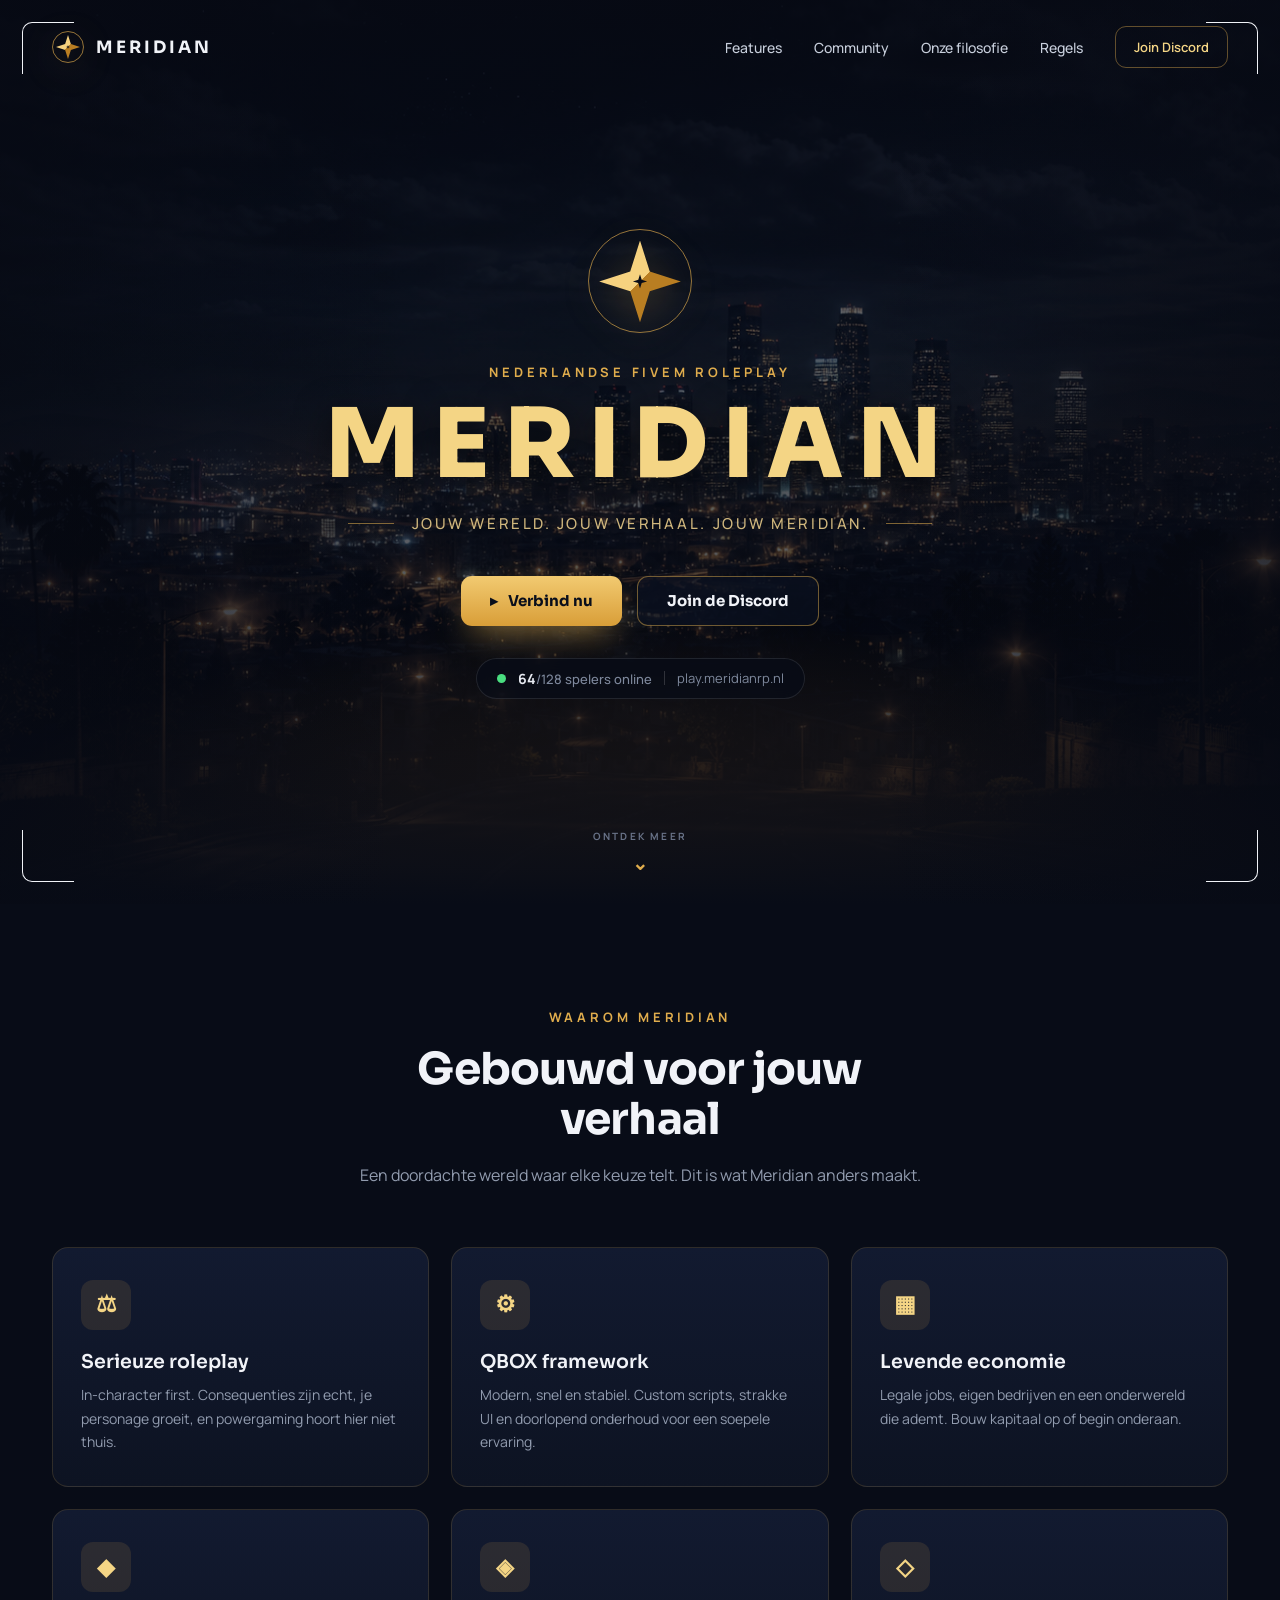
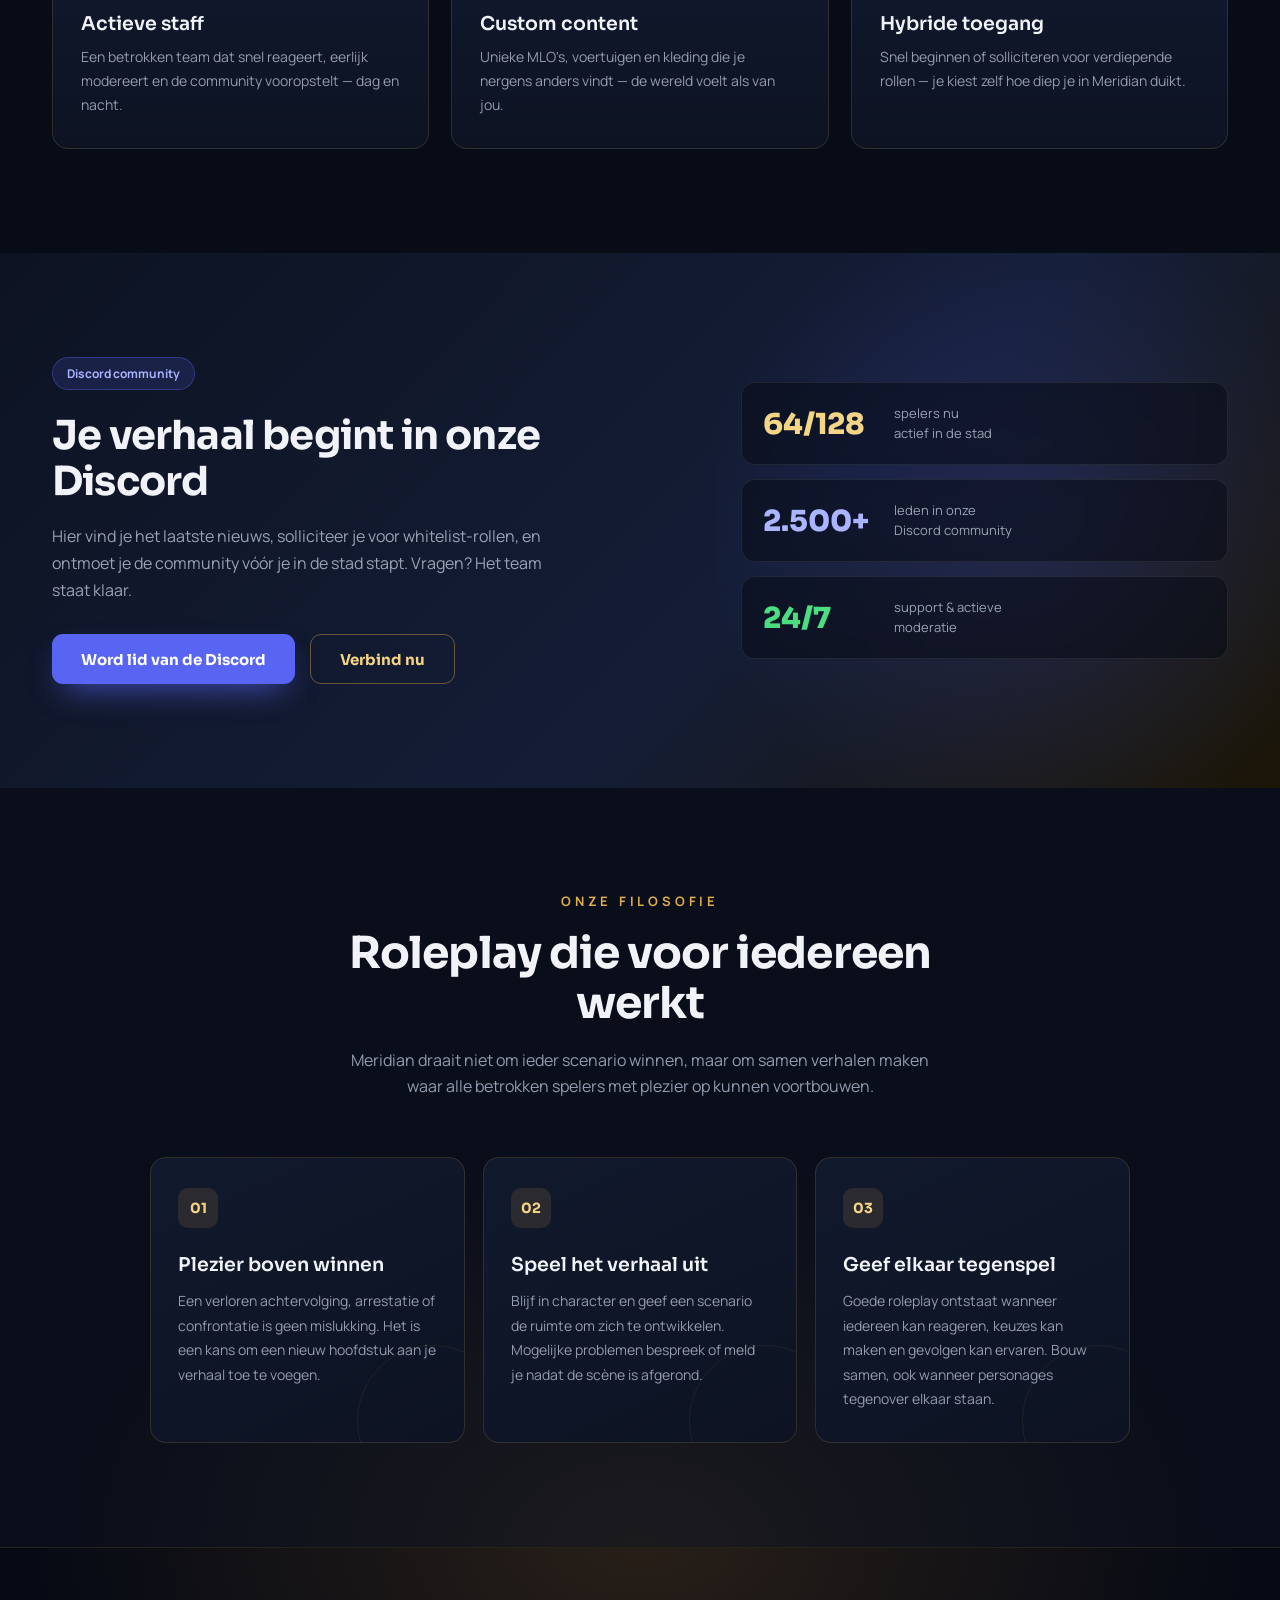
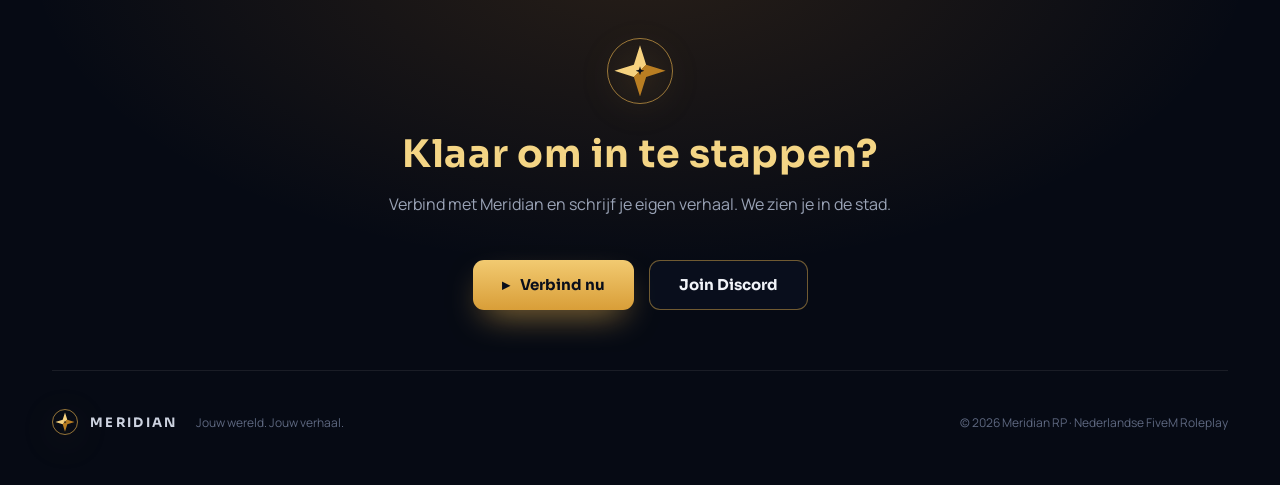
<file: index.html>
<!doctype html>
<html lang="nl">
<head>
  <meta charset="UTF-8">
  <meta name="viewport" content="width=device-width, initial-scale=1.0">
  <meta name="description" content="Meridian RP — Nederlandse FiveM roleplay. Jouw wereld, jouw verhaal.">
  <meta name="theme-color" content="#080c17">
  <meta property="og:type" content="website">
  <meta property="og:site_name" content="Meridian RP">
  <meta property="og:title" content="Meridian RP | Nederlandse FiveM Roleplay">
  <meta property="og:description" content="Jouw wereld. Jouw verhaal. Jouw Meridian. Ontdek een serieuze roleplaywereld met een levende economie en eindeloze verhalen.">
  <meta property="og:url" content="https://meridianrp.nl/">
  <meta property="og:image" content="https://meridianrp.nl/assets/meridian-share.png">
  <meta property="og:image:secure_url" content="https://meridianrp.nl/assets/meridian-share.png">
  <meta property="og:image:type" content="image/png">
  <meta property="og:image:width" content="1200">
  <meta property="og:image:height" content="630">
  <meta property="og:image:alt" content="Meridian RP — Nederlandse FiveM Roleplay">
  <meta name="twitter:card" content="summary_large_image">
  <meta name="twitter:title" content="Meridian RP | Nederlandse FiveM Roleplay">
  <meta name="twitter:description" content="Jouw wereld. Jouw verhaal. Jouw Meridian.">
  <meta name="twitter:image" content="https://meridianrp.nl/assets/meridian-share.png">
  <link rel="icon" type="image/png" sizes="32x32" href="/assets/favicon-32.png">
  <link rel="icon" type="image/png" sizes="192x192" href="/assets/favicon-192.png">
  <link rel="apple-touch-icon" sizes="180x180" href="/assets/apple-touch-icon.png">
  <link rel="shortcut icon" href="/favicon.ico">
  <title>Meridian RP | Nederlandse FiveM Roleplay</title>
  <link rel="preconnect" href="https://fonts.googleapis.com">
  <link rel="preconnect" href="https://fonts.gstatic.com" crossorigin>
  <link href="https://fonts.googleapis.com/css2?family=Manrope:wght@400;500;600;700&family=Sora:wght@500;600;700;800&display=swap" rel="stylesheet">
  <link rel="stylesheet" href="styles.css">
</head>
<body>
  <header class="hero" id="home">
    <div class="hero__image" aria-hidden="true"></div>
    <div class="hero__glow" aria-hidden="true"></div>
    <div class="hero__shade" aria-hidden="true"></div>
    <div class="corner corner--tl" aria-hidden="true"></div>
    <div class="corner corner--tr" aria-hidden="true"></div>
    <div class="corner corner--bl" aria-hidden="true"></div>
    <div class="corner corner--br" aria-hidden="true"></div>

    <nav class="nav container" aria-label="Hoofdnavigatie">
      <a class="brand" href="#home" aria-label="Meridian home">
        <span class="compass compass--small" aria-hidden="true"></span>
        <span>MERIDIAN</span>
      </a>
      <button class="menu-toggle" type="button" aria-expanded="false" aria-controls="nav-links" aria-label="Menu openen">
        <span></span><span></span><span></span>
      </button>
      <div class="nav__links" id="nav-links">
        <a href="#features">Features</a>
        <a href="#community">Community</a>
        <a href="#filosofie">Onze filosofie</a>
        <a href="regels.html">Regels</a>
        <a class="button button--nav discord-link" href="https://discord.gg/hyqU2SUsCS" target="_blank" rel="noreferrer">Join Discord</a>
      </div>
    </nav>

    <div class="hero__content container reveal is-visible">
      <span class="compass compass--hero" aria-hidden="true"></span>
      <p class="eyebrow">Nederlandse FiveM Roleplay</p>
      <h1>MERIDIAN</h1>
      <div class="tagline"><i></i><span>Jouw wereld. Jouw verhaal. Jouw Meridian.</span><i></i></div>
      <div class="actions">
        <button class="button button--gold connect-button" type="button"><span>▸</span> Verbind nu</button>
        <a class="button button--ghost discord-link" href="https://discord.gg/hyqU2SUsCS" target="_blank" rel="noreferrer">Join de Discord</a>
      </div>
      <div class="server-status">
        <span class="status-dot"></span>
        <strong><span data-players>64</span><small>/<span data-max-players>128</span> spelers online</small></strong>
        <i></i>
        <span data-address>play.meridianrp.nl</span>
      </div>
    </div>

    <a class="scroll-cue" href="#features"><span>Ontdek meer</span><b>⌄</b></a>
  </header>

  <main>
    <section class="section features" id="features">
      <div class="container">
        <div class="section-heading reveal">
          <p class="eyebrow">Waarom Meridian</p>
          <h2>Gebouwd voor jouw verhaal</h2>
          <p>Een doordachte wereld waar elke keuze telt. Dit is wat Meridian anders maakt.</p>
        </div>
        <div class="feature-grid">
          <article class="feature-card reveal"><span class="feature-icon">⚖</span><h3>Serieuze roleplay</h3><p>In-character first. Consequenties zijn echt, je personage groeit, en powergaming hoort hier niet thuis.</p></article>
          <article class="feature-card reveal"><span class="feature-icon">⚙</span><h3>QBOX framework</h3><p>Modern, snel en stabiel. Custom scripts, strakke UI en doorlopend onderhoud voor een soepele ervaring.</p></article>
          <article class="feature-card reveal"><span class="feature-icon">▦</span><h3>Levende economie</h3><p>Legale jobs, eigen bedrijven en een onderwereld die ademt. Bouw kapitaal op of begin onderaan.</p></article>
          <article class="feature-card reveal"><span class="feature-icon">◆</span><h3>Actieve staff</h3><p>Een betrokken team dat snel reageert, eerlijk modereert en de community vooropstelt — dag en nacht.</p></article>
          <article class="feature-card reveal"><span class="feature-icon">◈</span><h3>Custom content</h3><p>Unieke MLO's, voertuigen en kleding die je nergens anders vindt — de wereld voelt als van jou.</p></article>
          <article class="feature-card reveal"><span class="feature-icon">◇</span><h3>Hybride toegang</h3><p>Snel beginnen of solliciteren voor verdiepende rollen — je kiest zelf hoe diep je in Meridian duikt.</p></article>
        </div>
      </div>
    </section>

    <section class="community section" id="community">
      <div class="community__glow" aria-hidden="true"></div>
      <div class="container community__grid">
        <div class="community__copy reveal">
          <span class="discord-pill">Discord community</span>
          <h2>Je verhaal begint in onze Discord</h2>
          <p>Hier vind je het laatste nieuws, solliciteer je voor whitelist-rollen, en ontmoet je de community vóór je in de stad stapt. Vragen? Het team staat klaar.</p>
          <div class="actions actions--left">
            <a class="button button--discord discord-link" href="https://discord.gg/hyqU2SUsCS" target="_blank" rel="noreferrer">Word lid van de Discord</a>
            <button class="button button--outline connect-button" type="button">Verbind nu</button>
          </div>
        </div>
        <div class="stat-list reveal">
          <div class="stat"><strong class="gold"><span data-players>64</span>/<span data-max-players>128</span></strong><span>spelers nu<br>actief in de stad</span></div>
          <div class="stat"><strong class="purple">2.500+</strong><span>leden in onze<br>Discord community</span></div>
          <div class="stat"><strong class="green">24/7</strong><span>support &amp; actieve<br>moderatie</span></div>
        </div>
      </div>
    </section>

    <section class="section philosophy" id="filosofie">
      <div class="container container--narrow">
        <div class="section-heading reveal">
          <p class="eyebrow">Onze filosofie</p>
          <h2>Roleplay die voor iedereen werkt</h2>
          <p>Meridian draait niet om ieder scenario winnen, maar om samen verhalen maken waar alle betrokken spelers met plezier op kunnen voortbouwen.</p>
        </div>
        <div class="philosophy-grid">
          <article class="philosophy-card reveal">
            <span>01</span>
            <h3>Plezier boven winnen</h3>
            <p>Een verloren achtervolging, arrestatie of confrontatie is geen mislukking. Het is een kans om een nieuw hoofdstuk aan je verhaal toe te voegen.</p>
          </article>
          <article class="philosophy-card reveal">
            <span>02</span>
            <h3>Speel het verhaal uit</h3>
            <p>Blijf in character en geef een scenario de ruimte om zich te ontwikkelen. Mogelijke problemen bespreek of meld je nadat de scène is afgerond.</p>
          </article>
          <article class="philosophy-card reveal">
            <span>03</span>
            <h3>Geef elkaar tegenspel</h3>
            <p>Goede roleplay ontstaat wanneer iedereen kan reageren, keuzes kan maken en gevolgen kan ervaren. Bouw samen, ook wanneer personages tegenover elkaar staan.</p>
          </article>
        </div>
      </div>
    </section>
  </main>

  <footer class="footer">
    <div class="footer__glow" aria-hidden="true"></div>
    <div class="footer__cta container reveal">
      <span class="compass compass--footer" aria-hidden="true"></span>
      <h2>Klaar om in te stappen?</h2>
      <p>Verbind met Meridian en schrijf je eigen verhaal. We zien je in de stad.</p>
      <div class="actions">
        <button class="button button--gold connect-button" type="button"><span>▸</span> Verbind nu</button>
        <a class="button button--ghost discord-link" href="https://discord.gg/hyqU2SUsCS" target="_blank" rel="noreferrer">Join Discord</a>
      </div>
    </div>
    <div class="footer__bottom container">
      <a class="brand brand--footer" href="#home"><span class="compass compass--tiny"></span><span>MERIDIAN</span><small>Jouw wereld. Jouw verhaal.</small></a>
      <p>© <span id="year"></span> Meridian RP · Nederlandse FiveM Roleplay</p>
    </div>
  </footer>

  <div class="toast" role="status" aria-live="polite"><span>✓</span><p>Verbind-adres gekopieerd: <strong data-address>play.meridianrp.nl</strong></p></div>
  <script src="script.js"></script>
</body>
</html>
</file>
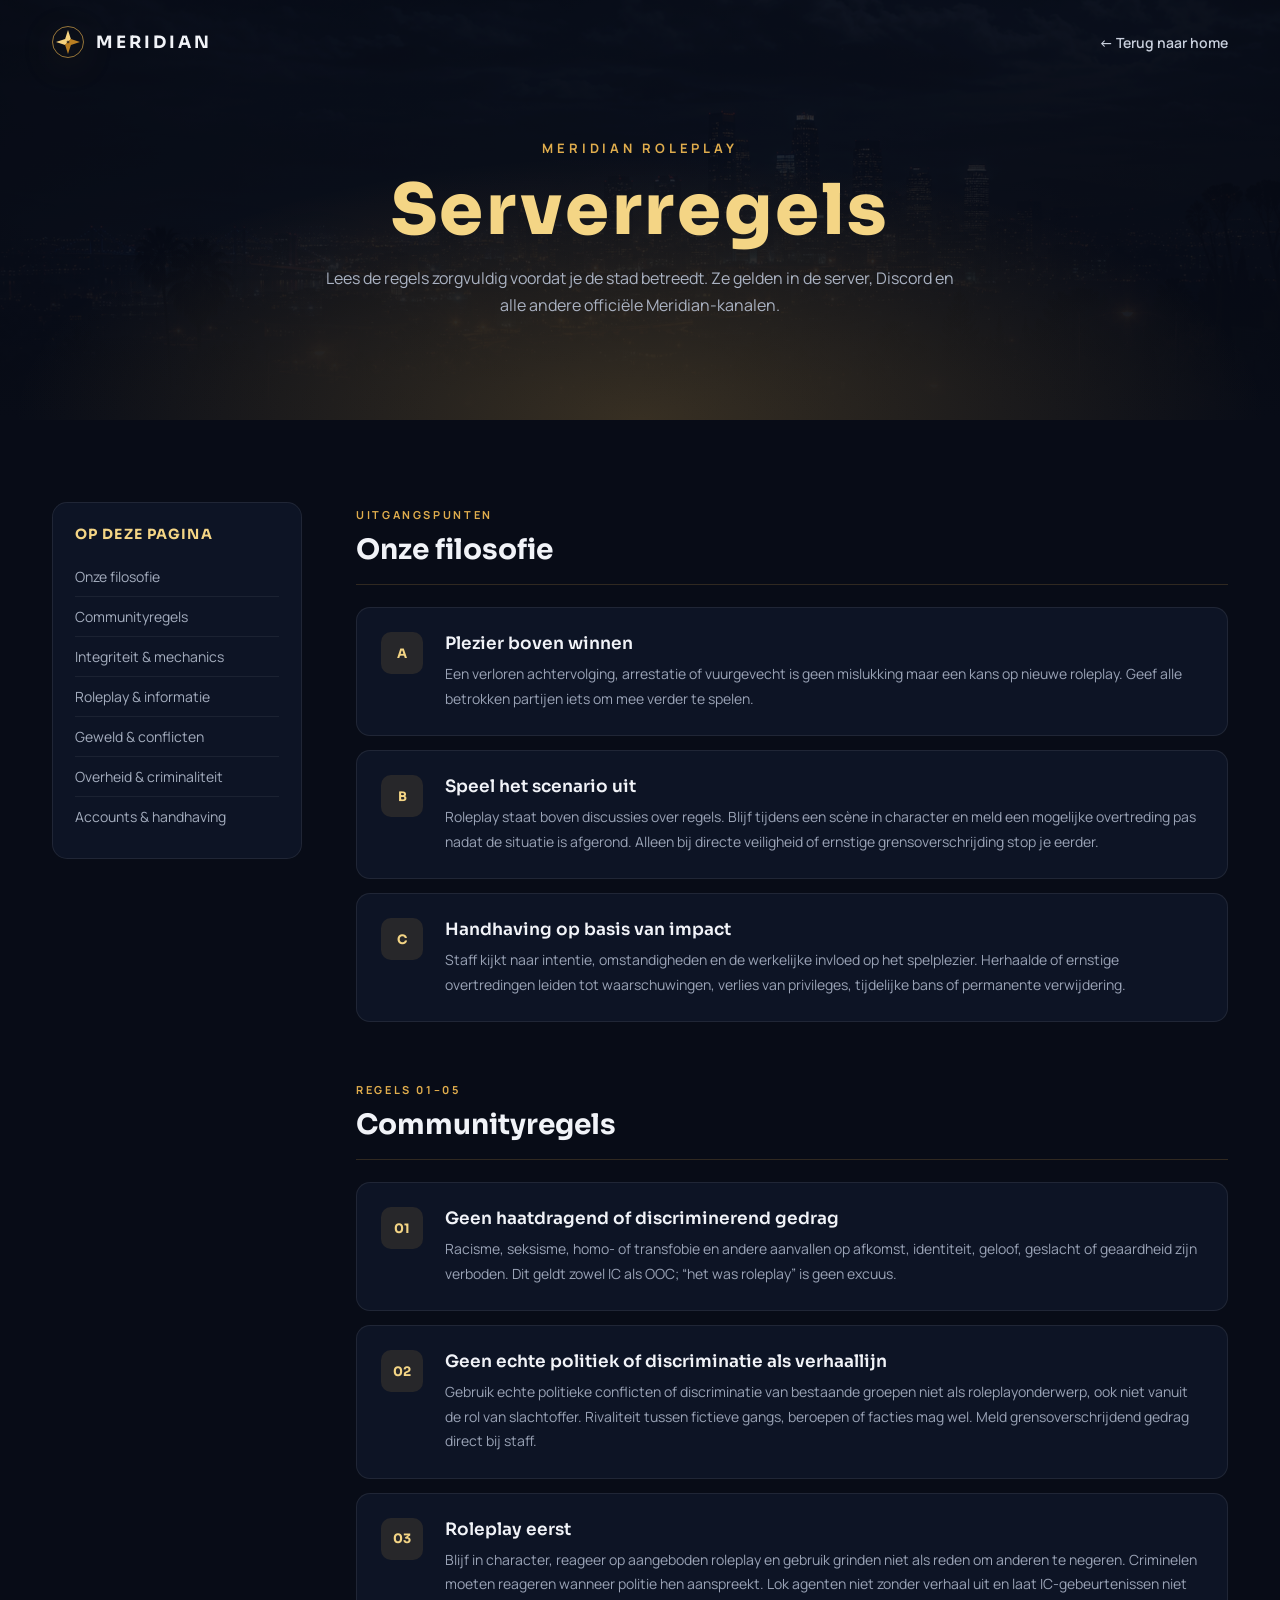
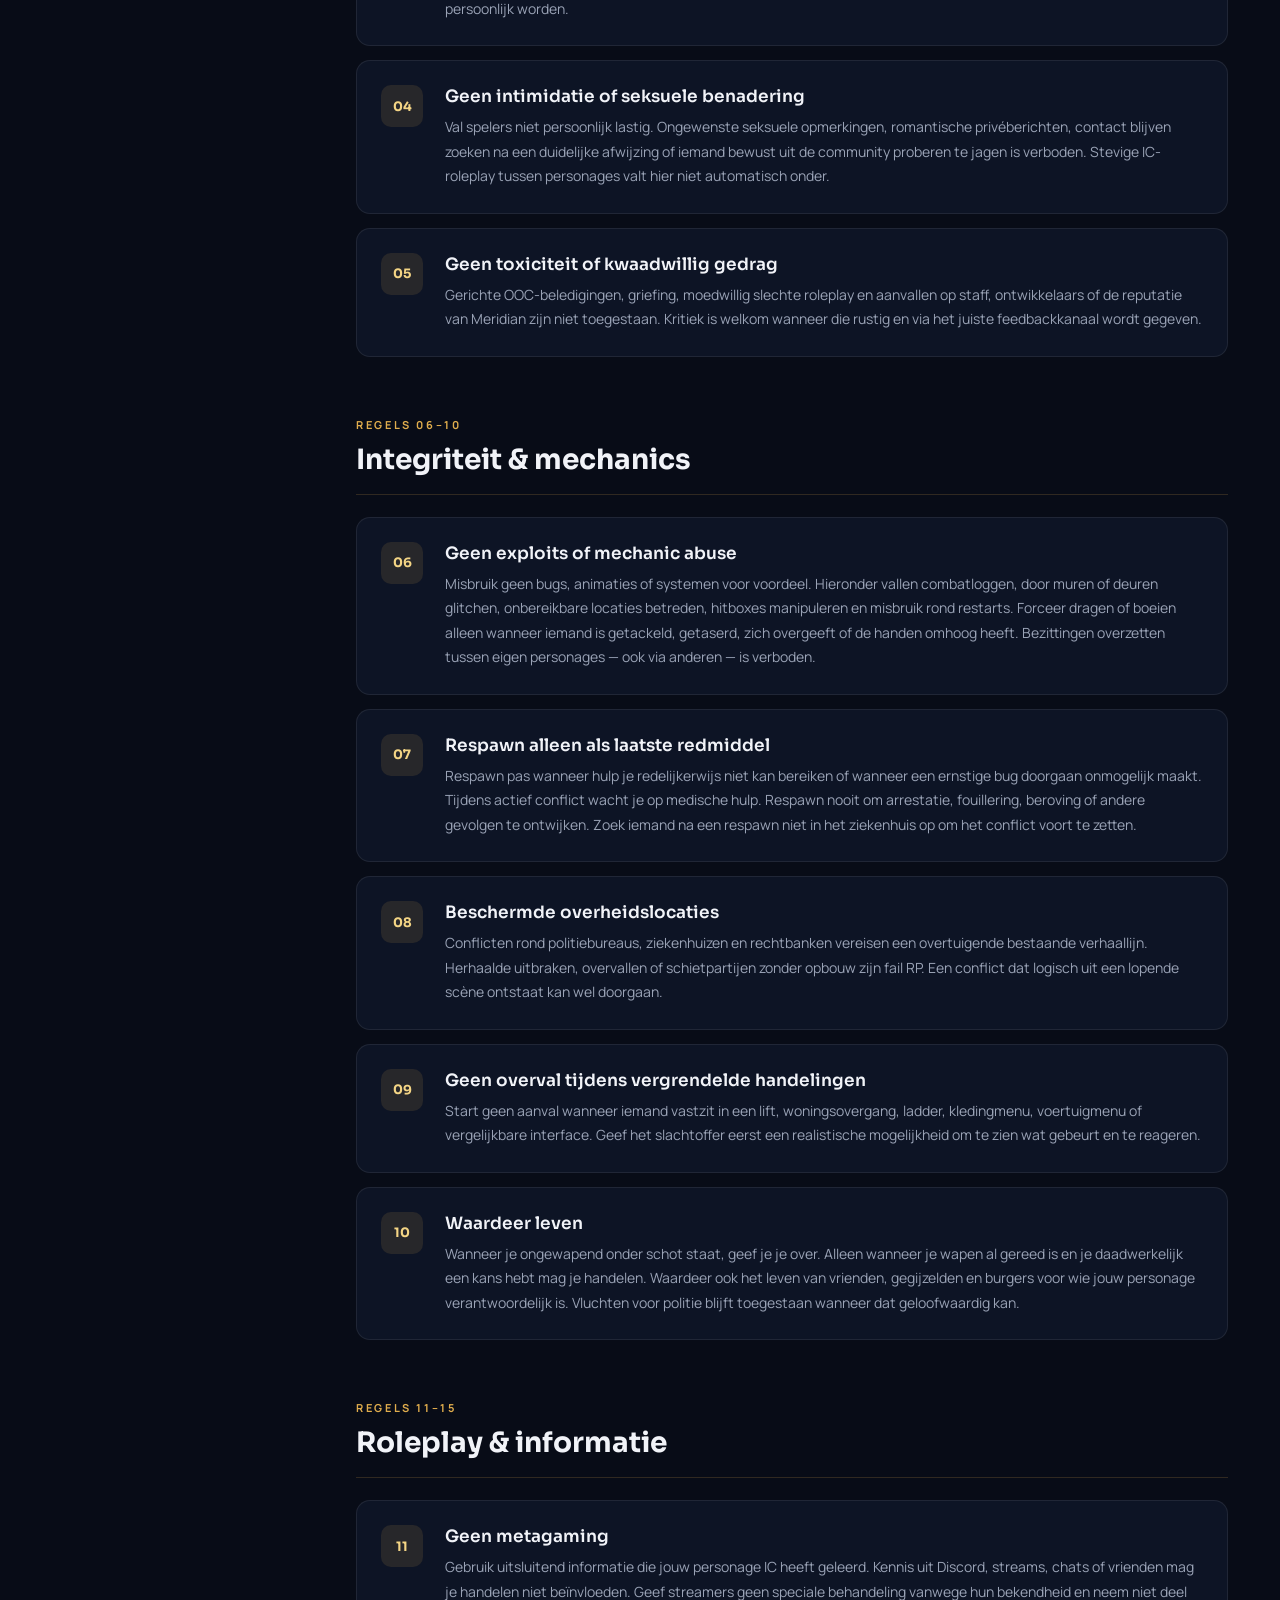
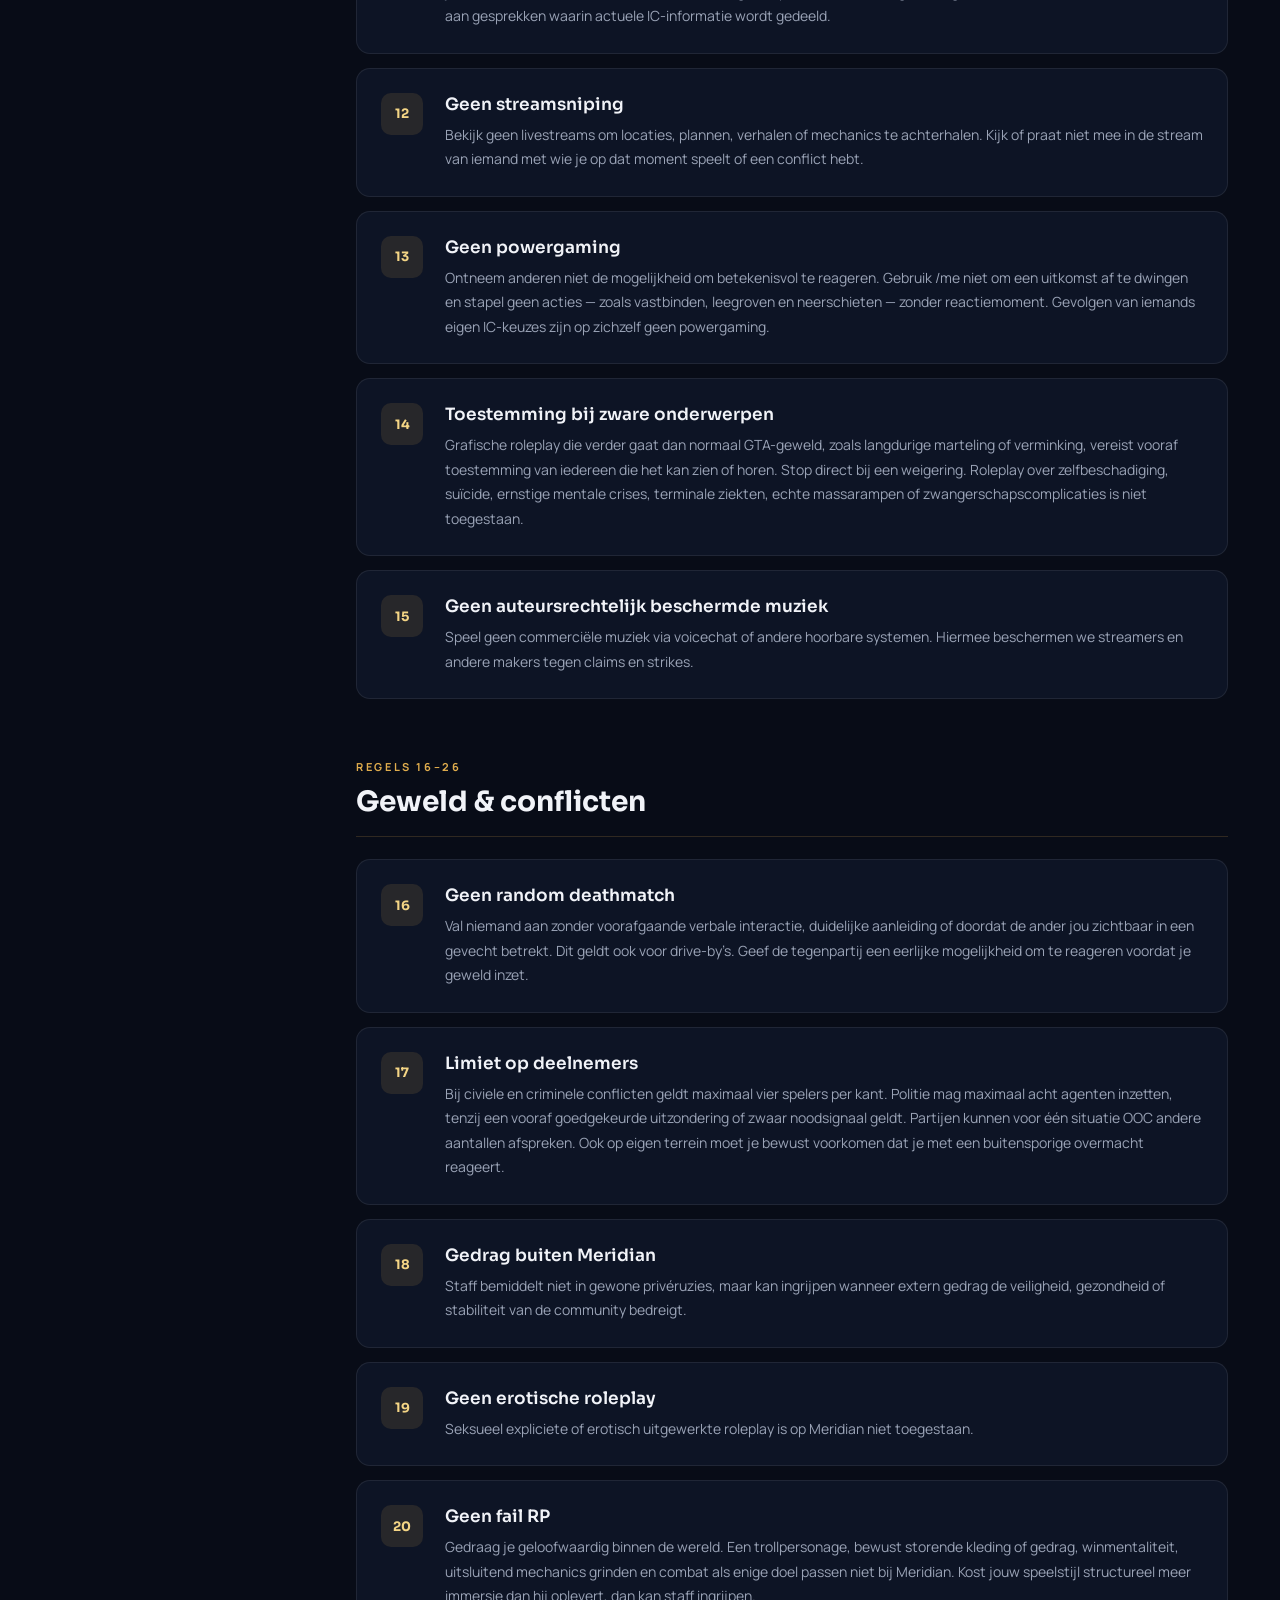
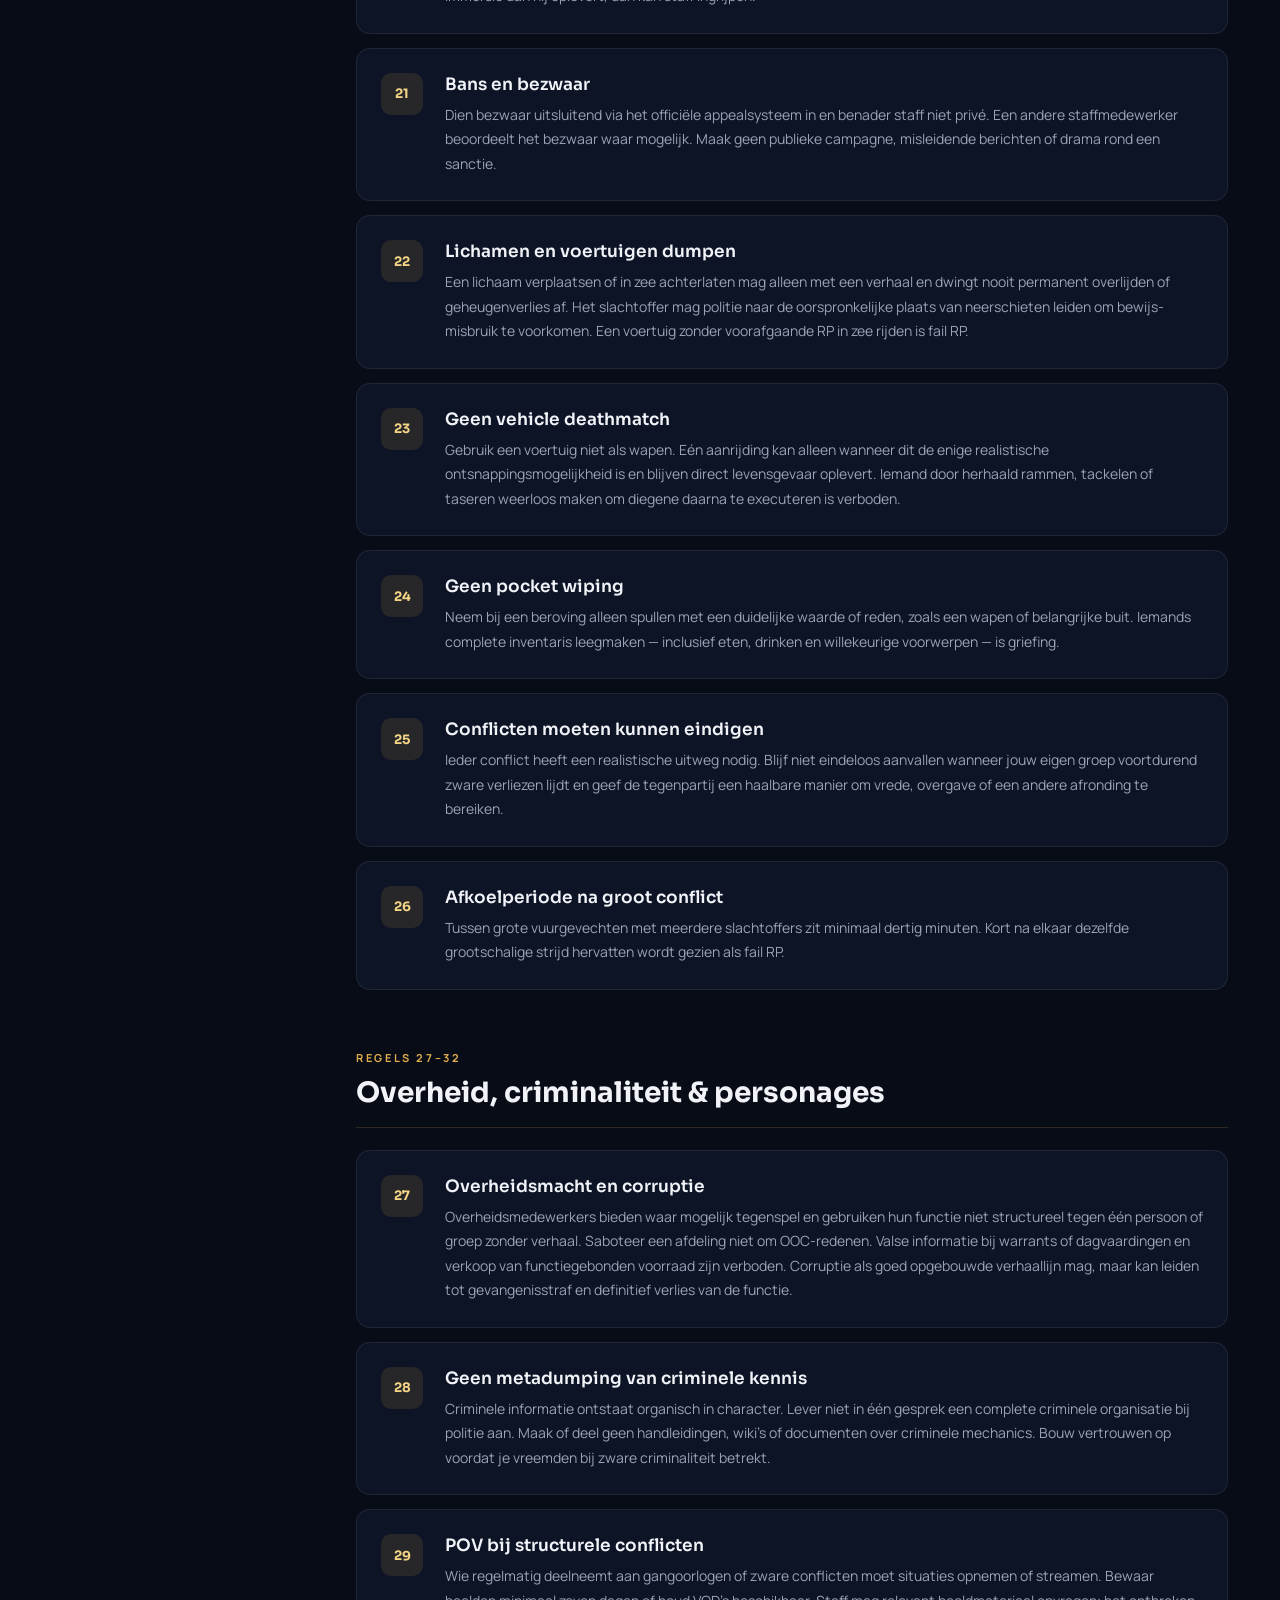
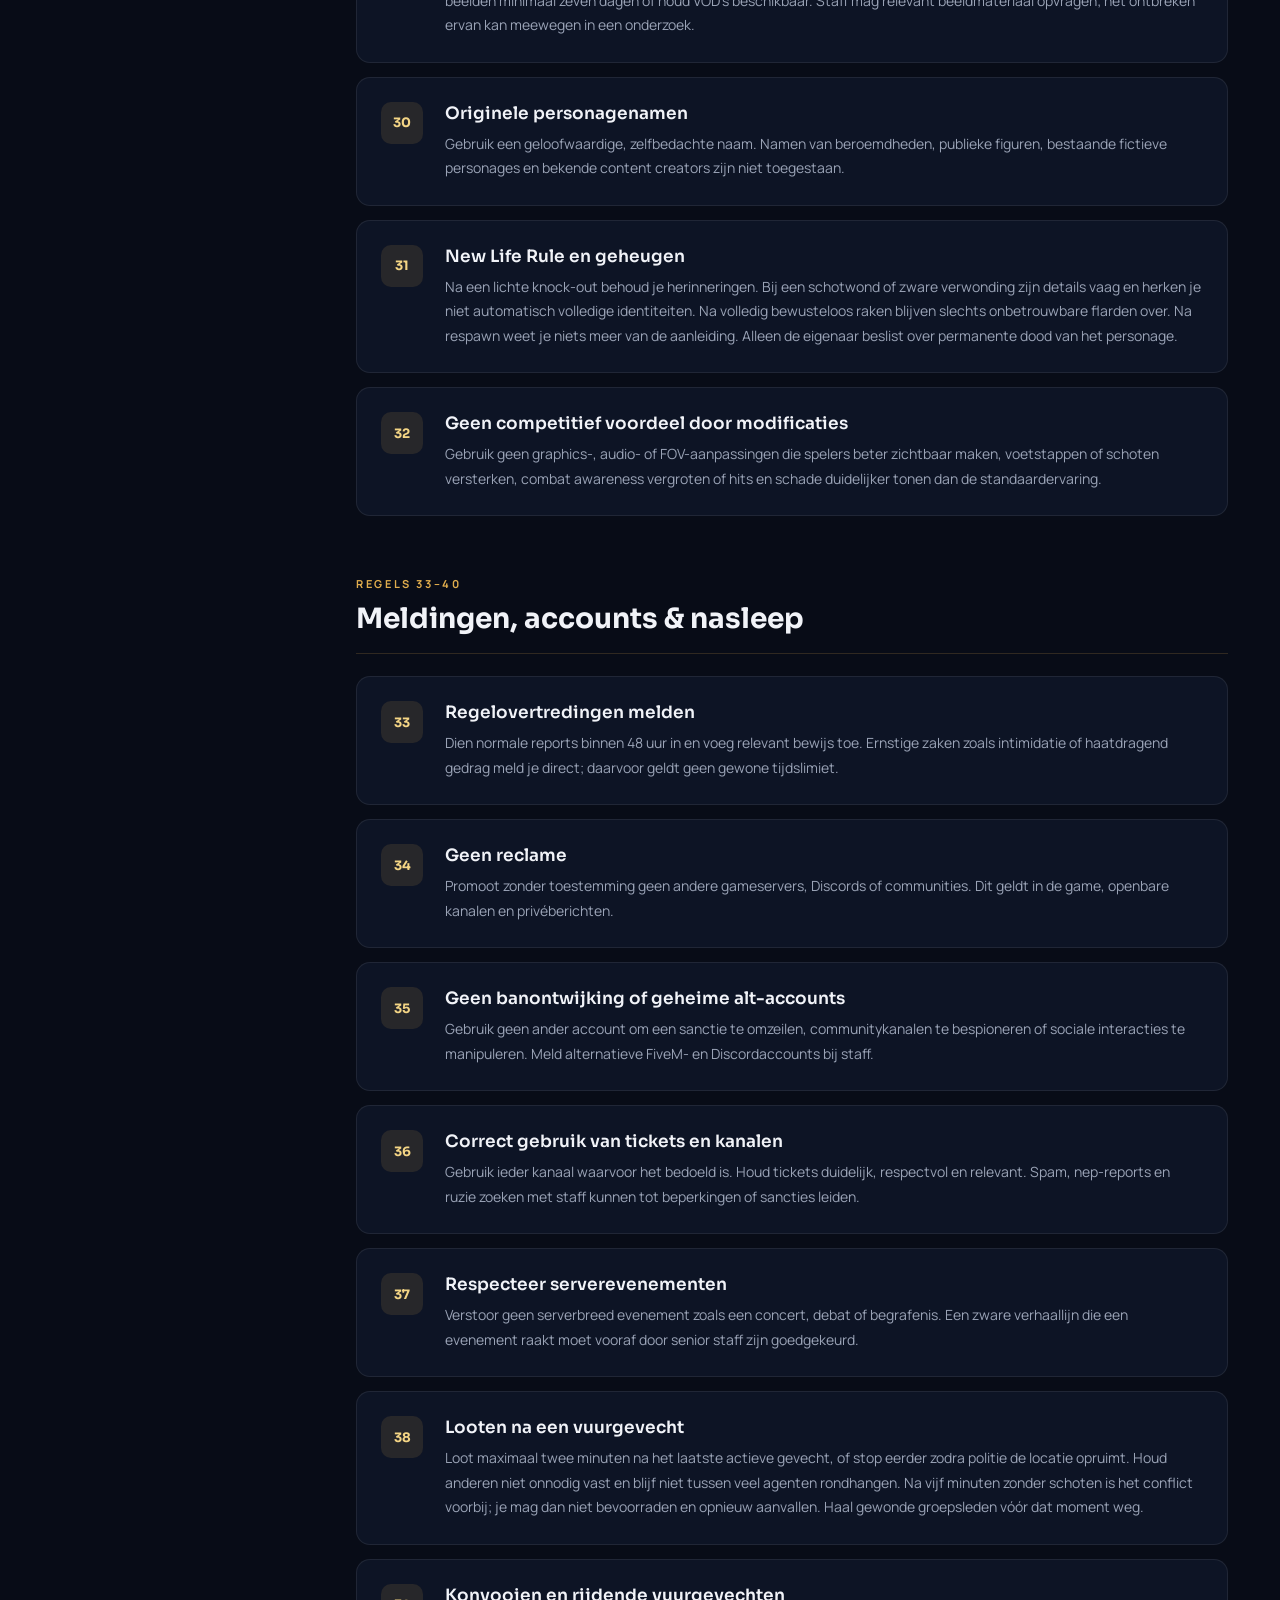
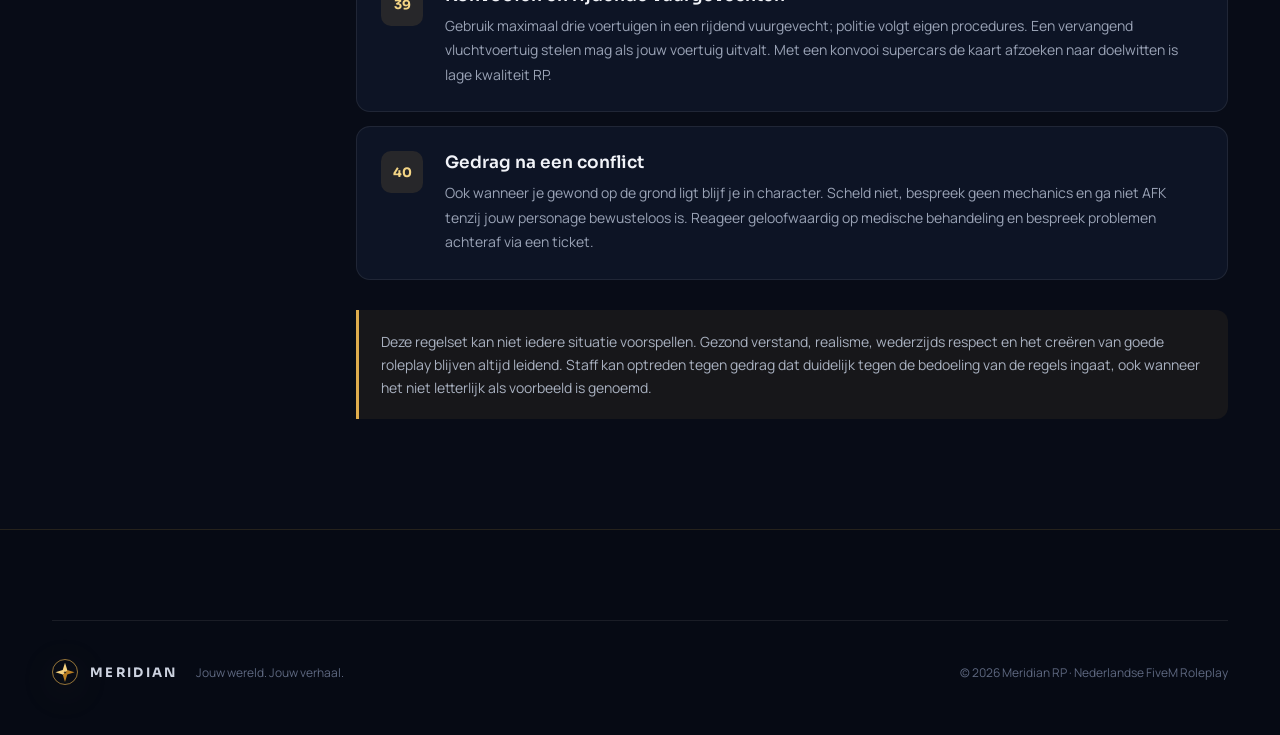
<file: regels.html>
<!doctype html>
<html lang="nl">
<head>
  <meta charset="UTF-8">
  <meta name="viewport" content="width=device-width, initial-scale=1.0">
  <meta name="description" content="De volledige serverregels van Meridian RP.">
  <meta name="theme-color" content="#080c17">
  <meta property="og:type" content="website">
  <meta property="og:site_name" content="Meridian RP">
  <meta property="og:title" content="Serverregels | Meridian RP">
  <meta property="og:description" content="Lees de volledige regels en uitgangspunten van de Nederlandse Meridian Roleplay-community.">
  <meta property="og:url" content="https://meridianrp.nl/regels.html">
  <meta property="og:image" content="https://meridianrp.nl/assets/meridian-share.png">
  <meta property="og:image:secure_url" content="https://meridianrp.nl/assets/meridian-share.png">
  <meta property="og:image:type" content="image/png">
  <meta property="og:image:width" content="1200">
  <meta property="og:image:height" content="630">
  <meta property="og:image:alt" content="Meridian RP — Nederlandse FiveM Roleplay">
  <meta name="twitter:card" content="summary_large_image">
  <meta name="twitter:title" content="Serverregels | Meridian RP">
  <meta name="twitter:description" content="De volledige regels en uitgangspunten van Meridian RP.">
  <meta name="twitter:image" content="https://meridianrp.nl/assets/meridian-share.png">
  <link rel="icon" type="image/png" sizes="32x32" href="/assets/favicon-32.png">
  <link rel="icon" type="image/png" sizes="192x192" href="/assets/favicon-192.png">
  <link rel="apple-touch-icon" sizes="180x180" href="/assets/apple-touch-icon.png">
  <link rel="shortcut icon" href="/favicon.ico">
  <title>Serverregels | Meridian RP</title>
  <link rel="preconnect" href="https://fonts.googleapis.com">
  <link rel="preconnect" href="https://fonts.gstatic.com" crossorigin>
  <link href="https://fonts.googleapis.com/css2?family=Manrope:wght@400;500;600;700&family=Sora:wght@500;600;700;800&display=swap" rel="stylesheet">
  <link rel="stylesheet" href="styles.css">
</head>
<body>
  <header class="subpage-header">
    <nav class="nav container subpage-nav" aria-label="Hoofdnavigatie">
      <a class="brand" href="index.html" aria-label="Terug naar Meridian home">
        <span class="compass compass--small" aria-hidden="true"></span>
        <span>MERIDIAN</span>
      </a>
      <a class="back-link" href="index.html">← Terug naar home</a>
    </nav>
    <div class="subpage-hero container">
      <p class="eyebrow">Meridian Roleplay</p>
      <h1>Serverregels</h1>
      <p>Lees de regels zorgvuldig voordat je de stad betreedt. Ze gelden in de server, Discord en alle andere officiële Meridian-kanalen.</p>
    </div>
  </header>

  <main class="rules-page">
    <div class="container rules-layout">
      <aside class="rules-sidebar">
        <strong>Op deze pagina</strong>
        <a href="#filosofie">Onze filosofie</a>
        <a href="#community">Communityregels</a>
        <a href="#integriteit">Integriteit &amp; mechanics</a>
        <a href="#roleplay">Roleplay &amp; informatie</a>
        <a href="#conflict">Geweld &amp; conflicten</a>
        <a href="#overheid">Overheid &amp; criminaliteit</a>
        <a href="#beheer">Accounts &amp; handhaving</a>
      </aside>

      <div class="rules-content">
        <section class="rules-category" id="filosofie">
          <div class="rules-category__heading"><span>Uitgangspunten</span><h2>Onze filosofie</h2></div>
          <article class="full-rule"><span class="full-rule__number">A</span><div><h3>Plezier boven winnen</h3><p>Een verloren achtervolging, arrestatie of vuurgevecht is geen mislukking maar een kans op nieuwe roleplay. Geef alle betrokken partijen iets om mee verder te spelen.</p></div></article>
          <article class="full-rule"><span class="full-rule__number">B</span><div><h3>Speel het scenario uit</h3><p>Roleplay staat boven discussies over regels. Blijf tijdens een scène in character en meld een mogelijke overtreding pas nadat de situatie is afgerond. Alleen bij directe veiligheid of ernstige grensoverschrijding stop je eerder.</p></div></article>
          <article class="full-rule"><span class="full-rule__number">C</span><div><h3>Handhaving op basis van impact</h3><p>Staff kijkt naar intentie, omstandigheden en de werkelijke invloed op het spelplezier. Herhaalde of ernstige overtredingen leiden tot waarschuwingen, verlies van privileges, tijdelijke bans of permanente verwijdering.</p></div></article>
        </section>

        <section class="rules-category" id="community">
          <div class="rules-category__heading"><span>Regels 01–05</span><h2>Communityregels</h2></div>
          <article class="full-rule"><span class="full-rule__number">01</span><div><h3>Geen haatdragend of discriminerend gedrag</h3><p>Racisme, seksisme, homo- of transfobie en andere aanvallen op afkomst, identiteit, geloof, geslacht of geaardheid zijn verboden. Dit geldt zowel IC als OOC; “het was roleplay” is geen excuus.</p></div></article>
          <article class="full-rule"><span class="full-rule__number">02</span><div><h3>Geen echte politiek of discriminatie als verhaallijn</h3><p>Gebruik echte politieke conflicten of discriminatie van bestaande groepen niet als roleplayonderwerp, ook niet vanuit de rol van slachtoffer. Rivaliteit tussen fictieve gangs, beroepen of facties mag wel. Meld grensoverschrijdend gedrag direct bij staff.</p></div></article>
          <article class="full-rule"><span class="full-rule__number">03</span><div><h3>Roleplay eerst</h3><p>Blijf in character, reageer op aangeboden roleplay en gebruik grinden niet als reden om anderen te negeren. Criminelen moeten reageren wanneer politie hen aanspreekt. Lok agenten niet zonder verhaal uit en laat IC-gebeurtenissen niet persoonlijk worden.</p></div></article>
          <article class="full-rule"><span class="full-rule__number">04</span><div><h3>Geen intimidatie of seksuele benadering</h3><p>Val spelers niet persoonlijk lastig. Ongewenste seksuele opmerkingen, romantische privéberichten, contact blijven zoeken na een duidelijke afwijzing of iemand bewust uit de community proberen te jagen is verboden. Stevige IC-roleplay tussen personages valt hier niet automatisch onder.</p></div></article>
          <article class="full-rule"><span class="full-rule__number">05</span><div><h3>Geen toxiciteit of kwaadwillig gedrag</h3><p>Gerichte OOC-beledigingen, griefing, moedwillig slechte roleplay en aanvallen op staff, ontwikkelaars of de reputatie van Meridian zijn niet toegestaan. Kritiek is welkom wanneer die rustig en via het juiste feedbackkanaal wordt gegeven.</p></div></article>
        </section>

        <section class="rules-category" id="integriteit">
          <div class="rules-category__heading"><span>Regels 06–10</span><h2>Integriteit &amp; mechanics</h2></div>
          <article class="full-rule"><span class="full-rule__number">06</span><div><h3>Geen exploits of mechanic abuse</h3><p>Misbruik geen bugs, animaties of systemen voor voordeel. Hieronder vallen combatloggen, door muren of deuren glitchen, onbereikbare locaties betreden, hitboxes manipuleren en misbruik rond restarts. Forceer dragen of boeien alleen wanneer iemand is getackeld, getaserd, zich overgeeft of de handen omhoog heeft. Bezittingen overzetten tussen eigen personages — ook via anderen — is verboden.</p></div></article>
          <article class="full-rule"><span class="full-rule__number">07</span><div><h3>Respawn alleen als laatste redmiddel</h3><p>Respawn pas wanneer hulp je redelijkerwijs niet kan bereiken of wanneer een ernstige bug doorgaan onmogelijk maakt. Tijdens actief conflict wacht je op medische hulp. Respawn nooit om arrestatie, fouillering, beroving of andere gevolgen te ontwijken. Zoek iemand na een respawn niet in het ziekenhuis op om het conflict voort te zetten.</p></div></article>
          <article class="full-rule"><span class="full-rule__number">08</span><div><h3>Beschermde overheidslocaties</h3><p>Conflicten rond politiebureaus, ziekenhuizen en rechtbanken vereisen een overtuigende bestaande verhaallijn. Herhaalde uitbraken, overvallen of schietpartijen zonder opbouw zijn fail RP. Een conflict dat logisch uit een lopende scène ontstaat kan wel doorgaan.</p></div></article>
          <article class="full-rule"><span class="full-rule__number">09</span><div><h3>Geen overval tijdens vergrendelde handelingen</h3><p>Start geen aanval wanneer iemand vastzit in een lift, woningsovergang, ladder, kledingmenu, voertuigmenu of vergelijkbare interface. Geef het slachtoffer eerst een realistische mogelijkheid om te zien wat gebeurt en te reageren.</p></div></article>
          <article class="full-rule"><span class="full-rule__number">10</span><div><h3>Waardeer leven</h3><p>Wanneer je ongewapend onder schot staat, geef je je over. Alleen wanneer je wapen al gereed is en je daadwerkelijk een kans hebt mag je handelen. Waardeer ook het leven van vrienden, gegijzelden en burgers voor wie jouw personage verantwoordelijk is. Vluchten voor politie blijft toegestaan wanneer dat geloofwaardig kan.</p></div></article>
        </section>

        <section class="rules-category" id="roleplay">
          <div class="rules-category__heading"><span>Regels 11–15</span><h2>Roleplay &amp; informatie</h2></div>
          <article class="full-rule"><span class="full-rule__number">11</span><div><h3>Geen metagaming</h3><p>Gebruik uitsluitend informatie die jouw personage IC heeft geleerd. Kennis uit Discord, streams, chats of vrienden mag je handelen niet beïnvloeden. Geef streamers geen speciale behandeling vanwege hun bekendheid en neem niet deel aan gesprekken waarin actuele IC-informatie wordt gedeeld.</p></div></article>
          <article class="full-rule"><span class="full-rule__number">12</span><div><h3>Geen streamsniping</h3><p>Bekijk geen livestreams om locaties, plannen, verhalen of mechanics te achterhalen. Kijk of praat niet mee in de stream van iemand met wie je op dat moment speelt of een conflict hebt.</p></div></article>
          <article class="full-rule"><span class="full-rule__number">13</span><div><h3>Geen powergaming</h3><p>Ontneem anderen niet de mogelijkheid om betekenisvol te reageren. Gebruik /me niet om een uitkomst af te dwingen en stapel geen acties — zoals vastbinden, leegroven en neerschieten — zonder reactiemoment. Gevolgen van iemands eigen IC-keuzes zijn op zichzelf geen powergaming.</p></div></article>
          <article class="full-rule"><span class="full-rule__number">14</span><div><h3>Toestemming bij zware onderwerpen</h3><p>Grafische roleplay die verder gaat dan normaal GTA-geweld, zoals langdurige marteling of verminking, vereist vooraf toestemming van iedereen die het kan zien of horen. Stop direct bij een weigering. Roleplay over zelfbeschadiging, suïcide, ernstige mentale crises, terminale ziekten, echte massarampen of zwangerschapscomplicaties is niet toegestaan.</p></div></article>
          <article class="full-rule"><span class="full-rule__number">15</span><div><h3>Geen auteursrechtelijk beschermde muziek</h3><p>Speel geen commerciële muziek via voicechat of andere hoorbare systemen. Hiermee beschermen we streamers en andere makers tegen claims en strikes.</p></div></article>
        </section>

        <section class="rules-category" id="conflict">
          <div class="rules-category__heading"><span>Regels 16–26</span><h2>Geweld &amp; conflicten</h2></div>
          <article class="full-rule"><span class="full-rule__number">16</span><div><h3>Geen random deathmatch</h3><p>Val niemand aan zonder voorafgaande verbale interactie, duidelijke aanleiding of doordat de ander jou zichtbaar in een gevecht betrekt. Dit geldt ook voor drive-by’s. Geef de tegenpartij een eerlijke mogelijkheid om te reageren voordat je geweld inzet.</p></div></article>
          <article class="full-rule"><span class="full-rule__number">17</span><div><h3>Limiet op deelnemers</h3><p>Bij civiele en criminele conflicten geldt maximaal vier spelers per kant. Politie mag maximaal acht agenten inzetten, tenzij een vooraf goedgekeurde uitzondering of zwaar noodsignaal geldt. Partijen kunnen voor één situatie OOC andere aantallen afspreken. Ook op eigen terrein moet je bewust voorkomen dat je met een buitensporige overmacht reageert.</p></div></article>
          <article class="full-rule"><span class="full-rule__number">18</span><div><h3>Gedrag buiten Meridian</h3><p>Staff bemiddelt niet in gewone privéruzies, maar kan ingrijpen wanneer extern gedrag de veiligheid, gezondheid of stabiliteit van de community bedreigt.</p></div></article>
          <article class="full-rule"><span class="full-rule__number">19</span><div><h3>Geen erotische roleplay</h3><p>Seksueel expliciete of erotisch uitgewerkte roleplay is op Meridian niet toegestaan.</p></div></article>
          <article class="full-rule"><span class="full-rule__number">20</span><div><h3>Geen fail RP</h3><p>Gedraag je geloofwaardig binnen de wereld. Een trollpersonage, bewust storende kleding of gedrag, winmentaliteit, uitsluitend mechanics grinden en combat als enige doel passen niet bij Meridian. Kost jouw speelstijl structureel meer immersie dan hij oplevert, dan kan staff ingrijpen.</p></div></article>
          <article class="full-rule"><span class="full-rule__number">21</span><div><h3>Bans en bezwaar</h3><p>Dien bezwaar uitsluitend via het officiële appealsysteem in en benader staff niet privé. Een andere staffmedewerker beoordeelt het bezwaar waar mogelijk. Maak geen publieke campagne, misleidende berichten of drama rond een sanctie.</p></div></article>
          <article class="full-rule"><span class="full-rule__number">22</span><div><h3>Lichamen en voertuigen dumpen</h3><p>Een lichaam verplaatsen of in zee achterlaten mag alleen met een verhaal en dwingt nooit permanent overlijden of geheugenverlies af. Het slachtoffer mag politie naar de oorspronkelijke plaats van neerschieten leiden om bewijs-misbruik te voorkomen. Een voertuig zonder voorafgaande RP in zee rijden is fail RP.</p></div></article>
          <article class="full-rule"><span class="full-rule__number">23</span><div><h3>Geen vehicle deathmatch</h3><p>Gebruik een voertuig niet als wapen. Eén aanrijding kan alleen wanneer dit de enige realistische ontsnappingsmogelijkheid is en blijven direct levensgevaar oplevert. Iemand door herhaald rammen, tackelen of taseren weerloos maken om diegene daarna te executeren is verboden.</p></div></article>
          <article class="full-rule"><span class="full-rule__number">24</span><div><h3>Geen pocket wiping</h3><p>Neem bij een beroving alleen spullen met een duidelijke waarde of reden, zoals een wapen of belangrijke buit. Iemands complete inventaris leegmaken — inclusief eten, drinken en willekeurige voorwerpen — is griefing.</p></div></article>
          <article class="full-rule"><span class="full-rule__number">25</span><div><h3>Conflicten moeten kunnen eindigen</h3><p>Ieder conflict heeft een realistische uitweg nodig. Blijf niet eindeloos aanvallen wanneer jouw eigen groep voortdurend zware verliezen lijdt en geef de tegenpartij een haalbare manier om vrede, overgave of een andere afronding te bereiken.</p></div></article>
          <article class="full-rule"><span class="full-rule__number">26</span><div><h3>Afkoelperiode na groot conflict</h3><p>Tussen grote vuurgevechten met meerdere slachtoffers zit minimaal dertig minuten. Kort na elkaar dezelfde grootschalige strijd hervatten wordt gezien als fail RP.</p></div></article>
        </section>

        <section class="rules-category" id="overheid">
          <div class="rules-category__heading"><span>Regels 27–32</span><h2>Overheid, criminaliteit &amp; personages</h2></div>
          <article class="full-rule"><span class="full-rule__number">27</span><div><h3>Overheidsmacht en corruptie</h3><p>Overheidsmedewerkers bieden waar mogelijk tegenspel en gebruiken hun functie niet structureel tegen één persoon of groep zonder verhaal. Saboteer een afdeling niet om OOC-redenen. Valse informatie bij warrants of dagvaardingen en verkoop van functiegebonden voorraad zijn verboden. Corruptie als goed opgebouwde verhaallijn mag, maar kan leiden tot gevangenisstraf en definitief verlies van de functie.</p></div></article>
          <article class="full-rule"><span class="full-rule__number">28</span><div><h3>Geen metadumping van criminele kennis</h3><p>Criminele informatie ontstaat organisch in character. Lever niet in één gesprek een complete criminele organisatie bij politie aan. Maak of deel geen handleidingen, wiki’s of documenten over criminele mechanics. Bouw vertrouwen op voordat je vreemden bij zware criminaliteit betrekt.</p></div></article>
          <article class="full-rule"><span class="full-rule__number">29</span><div><h3>POV bij structurele conflicten</h3><p>Wie regelmatig deelneemt aan gangoorlogen of zware conflicten moet situaties opnemen of streamen. Bewaar beelden minimaal zeven dagen of houd VOD’s beschikbaar. Staff mag relevant beeldmateriaal opvragen; het ontbreken ervan kan meewegen in een onderzoek.</p></div></article>
          <article class="full-rule"><span class="full-rule__number">30</span><div><h3>Originele personagenamen</h3><p>Gebruik een geloofwaardige, zelfbedachte naam. Namen van beroemdheden, publieke figuren, bestaande fictieve personages en bekende content creators zijn niet toegestaan.</p></div></article>
          <article class="full-rule"><span class="full-rule__number">31</span><div><h3>New Life Rule en geheugen</h3><p>Na een lichte knock-out behoud je herinneringen. Bij een schotwond of zware verwonding zijn details vaag en herken je niet automatisch volledige identiteiten. Na volledig bewusteloos raken blijven slechts onbetrouwbare flarden over. Na respawn weet je niets meer van de aanleiding. Alleen de eigenaar beslist over permanente dood van het personage.</p></div></article>
          <article class="full-rule"><span class="full-rule__number">32</span><div><h3>Geen competitief voordeel door modificaties</h3><p>Gebruik geen graphics-, audio- of FOV-aanpassingen die spelers beter zichtbaar maken, voetstappen of schoten versterken, combat awareness vergroten of hits en schade duidelijker tonen dan de standaardervaring.</p></div></article>
        </section>

        <section class="rules-category" id="beheer">
          <div class="rules-category__heading"><span>Regels 33–40</span><h2>Meldingen, accounts &amp; nasleep</h2></div>
          <article class="full-rule"><span class="full-rule__number">33</span><div><h3>Regelovertredingen melden</h3><p>Dien normale reports binnen 48 uur in en voeg relevant bewijs toe. Ernstige zaken zoals intimidatie of haatdragend gedrag meld je direct; daarvoor geldt geen gewone tijdslimiet.</p></div></article>
          <article class="full-rule"><span class="full-rule__number">34</span><div><h3>Geen reclame</h3><p>Promoot zonder toestemming geen andere gameservers, Discords of communities. Dit geldt in de game, openbare kanalen en privéberichten.</p></div></article>
          <article class="full-rule"><span class="full-rule__number">35</span><div><h3>Geen banontwijking of geheime alt-accounts</h3><p>Gebruik geen ander account om een sanctie te omzeilen, communitykanalen te bespioneren of sociale interacties te manipuleren. Meld alternatieve FiveM- en Discordaccounts bij staff.</p></div></article>
          <article class="full-rule"><span class="full-rule__number">36</span><div><h3>Correct gebruik van tickets en kanalen</h3><p>Gebruik ieder kanaal waarvoor het bedoeld is. Houd tickets duidelijk, respectvol en relevant. Spam, nep-reports en ruzie zoeken met staff kunnen tot beperkingen of sancties leiden.</p></div></article>
          <article class="full-rule"><span class="full-rule__number">37</span><div><h3>Respecteer serverevenementen</h3><p>Verstoor geen serverbreed evenement zoals een concert, debat of begrafenis. Een zware verhaallijn die een evenement raakt moet vooraf door senior staff zijn goedgekeurd.</p></div></article>
          <article class="full-rule"><span class="full-rule__number">38</span><div><h3>Looten na een vuurgevecht</h3><p>Loot maximaal twee minuten na het laatste actieve gevecht, of stop eerder zodra politie de locatie opruimt. Houd anderen niet onnodig vast en blijf niet tussen veel agenten rondhangen. Na vijf minuten zonder schoten is het conflict voorbij; je mag dan niet bevoorraden en opnieuw aanvallen. Haal gewonde groepsleden vóór dat moment weg.</p></div></article>
          <article class="full-rule"><span class="full-rule__number">39</span><div><h3>Konvooien en rijdende vuurgevechten</h3><p>Gebruik maximaal drie voertuigen in een rijdend vuurgevecht; politie volgt eigen procedures. Een vervangend vluchtvoertuig stelen mag als jouw voertuig uitvalt. Met een konvooi supercars de kaart afzoeken naar doelwitten is lage kwaliteit RP.</p></div></article>
          <article class="full-rule"><span class="full-rule__number">40</span><div><h3>Gedrag na een conflict</h3><p>Ook wanneer je gewond op de grond ligt blijf je in character. Scheld niet, bespreek geen mechanics en ga niet AFK tenzij jouw personage bewusteloos is. Reageer geloofwaardig op medische behandeling en bespreek problemen achteraf via een ticket.</p></div></article>

          <div class="rules-note">
            Deze regelset kan niet iedere situatie voorspellen. Gezond verstand, realisme, wederzijds respect en het creëren van goede roleplay blijven altijd leidend. Staff kan optreden tegen gedrag dat duidelijk tegen de bedoeling van de regels ingaat, ook wanneer het niet letterlijk als voorbeeld is genoemd.
          </div>
        </section>
      </div>
    </div>
  </main>

  <footer class="footer">
    <div class="footer__bottom container">
      <a class="brand brand--footer" href="index.html"><span class="compass compass--tiny"></span><span>MERIDIAN</span><small>Jouw wereld. Jouw verhaal.</small></a>
      <p>© <span id="year"></span> Meridian RP · Nederlandse FiveM Roleplay</p>
    </div>
  </footer>
  <script src="script.js"></script>
</body>
</html>
</file>
<file: styles.css>
:root {
  --bg: #080c17;
  --bg-soft: #0d1322;
  --card: #11192d;
  --gold: #e0ad4d;
  --gold-light: #f4d585;
  --text: #f1f3f8;
  --muted: #929caf;
  --line: rgba(255, 255, 255, .08);
  --container: 1180px;
}

* { box-sizing: border-box; }
html { scroll-behavior: smooth; }
body {
  margin: 0;
  color: var(--text);
  background: var(--bg);
  font-family: "Manrope", sans-serif;
  -webkit-font-smoothing: antialiased;
}
body.menu-open { overflow: hidden; }
a { color: inherit; }
button, a { -webkit-tap-highlight-color: transparent; }
.container { width: min(var(--container), calc(100% - 104px)); margin-inline: auto; }
.container--narrow { max-width: 980px; }

.hero {
  position: relative;
  min-height: 100svh;
  overflow: hidden;
  background: #080c17;
}
.hero__image, .hero__glow, .hero__shade { position: absolute; inset: 0; }
.hero__image {
  background: url("assets/meridian-hero.png") center 52% / cover no-repeat;
  opacity: .55;
  filter: saturate(.78) contrast(1.06);
  transform: scale(1.02);
  animation: heroDrift 18s ease-in-out infinite alternate;
}
.hero__glow {
  background: radial-gradient(110% 72% at 50% 110%, rgba(216, 138, 43, .52), transparent 58%);
  animation: glow 7s ease-in-out infinite;
}
.hero__shade {
  background:
    linear-gradient(90deg, rgba(7, 10, 20, .52), transparent 32%, transparent 68%, rgba(7, 10, 20, .52)),
    linear-gradient(180deg, rgba(7, 10, 20, .82), rgba(7, 10, 20, .22) 38%, rgba(7, 10, 20, .46) 70%, #080c17 100%);
}
.corner {
  position: absolute;
  width: 52px; height: 52px;
  z-index: 2;
  border-color: rgba(224, 173, 77, .55);
}
.corner--tl { top: 22px; left: 22px; border-top: 1px solid; border-left: 1px solid; border-radius: 10px 0 0; }
.corner--tr { top: 22px; right: 22px; border-top: 1px solid; border-right: 1px solid; border-radius: 0 10px 0 0; }
.corner--bl { bottom: 22px; left: 22px; border-bottom: 1px solid; border-left: 1px solid; border-radius: 0 0 0 10px; }
.corner--br { bottom: 22px; right: 22px; border-bottom: 1px solid; border-right: 1px solid; border-radius: 0 0 10px; }

.nav {
  position: relative;
  z-index: 10;
  display: flex;
  align-items: center;
  justify-content: space-between;
  padding-block: 26px;
}
.brand { display: inline-flex; align-items: center; gap: 12px; text-decoration: none; font: 700 17px "Sora", sans-serif; letter-spacing: .18em; }
.nav__links { display: flex; align-items: center; gap: 32px; }
.nav__links > a:not(.button) { color: #c8cfdc; font-size: 14px; font-weight: 500; text-decoration: none; transition: color .2s; }
.nav__links > a:hover { color: var(--gold-light); }
.menu-toggle { display: none; border: 0; background: none; padding: 8px; }
.menu-toggle span { display: block; width: 24px; height: 2px; margin: 5px; border-radius: 2px; background: var(--text); transition: .25s; }

.compass {
  position: relative;
  display: inline-block;
  flex: none;
  width: 32px; height: 32px;
  border: 1px solid rgba(224, 173, 77, .65);
  border-radius: 50%;
  filter: drop-shadow(0 7px 18px rgba(224, 173, 77, .25));
}
.compass::before, .compass::after {
  content: "";
  position: absolute;
  inset: 10%;
  background: linear-gradient(135deg, #f6d27f 0 50%, #b97e22 50%);
  clip-path: polygon(50% 0, 62% 38%, 100% 50%, 62% 62%, 50% 100%, 38% 62%, 0 50%, 38% 38%);
}
.compass::after { inset: 43%; border-radius: 50%; background: var(--bg); }
.compass--hero { width: 104px; height: 104px; margin-bottom: 30px; animation: float 6s ease-in-out infinite; }
.compass--footer { width: 66px; height: 66px; margin-bottom: 24px; animation: float 6s ease-in-out infinite; }
.compass--tiny { width: 26px; height: 26px; }

.hero__content {
  position: relative;
  z-index: 3;
  min-height: calc(100svh - 90px);
  display: flex;
  flex-direction: column;
  align-items: center;
  justify-content: center;
  padding: 60px 30px 130px;
  text-align: center;
}
.eyebrow { margin: 0 0 18px; color: var(--gold); font-size: 13px; font-weight: 700; letter-spacing: .29em; text-transform: uppercase; }
.hero h1 { margin: 0; color: var(--gold-light); font: 800 clamp(52px, 7.5vw, 96px)/.95 "Sora", sans-serif; letter-spacing: .14em; text-shadow: 0 8px 35px rgba(0, 0, 0, .6); }
.tagline { display: flex; align-items: center; gap: 18px; margin-top: 22px; color: #d0b77d; font-size: 15px; font-weight: 500; letter-spacing: .17em; text-transform: uppercase; }
.tagline i { width: 46px; height: 1px; background: rgba(224, 173, 77, .55); }
.actions { display: flex; justify-content: center; align-items: center; gap: 15px; margin-top: 42px; flex-wrap: wrap; }
.actions--left { justify-content: flex-start; margin-top: 30px; }
.button {
  display: inline-flex;
  align-items: center;
  justify-content: center;
  gap: 10px;
  min-height: 50px;
  padding: 14px 29px;
  border-radius: 11px;
  font: 700 15px "Sora", sans-serif;
  text-decoration: none;
  cursor: pointer;
  transition: transform .2s, border-color .2s, background .2s, box-shadow .2s;
}
.button:hover { transform: translateY(-3px); }
.button--gold { border: 0; color: #090e1b; background: linear-gradient(#f2ca71, #d99e38); box-shadow: 0 14px 34px -12px rgba(224, 173, 77, .75); }
.button--ghost { border: 1px solid rgba(224, 173, 77, .48); color: var(--text); background: rgba(12, 18, 34, .62); }
.button--ghost:hover, .button--outline:hover { background: rgba(224, 173, 77, .1); border-color: rgba(224, 173, 77, .75); }
.button--nav { min-height: 42px; padding: 10px 18px; color: var(--gold-light); border: 1px solid rgba(224, 173, 77, .42); font: 600 13px "Manrope", sans-serif; }
.button--discord { color: white; border: 0; background: #5865f2; box-shadow: 0 14px 32px -12px rgba(88, 101, 242, .8); }
.button--outline { color: var(--gold-light); border: 1px solid rgba(224, 173, 77, .42); background: transparent; }

.server-status {
  display: inline-flex;
  align-items: center;
  gap: 12px;
  margin-top: 32px;
  padding: 10px 20px;
  border: 1px solid rgba(255, 255, 255, .1);
  border-radius: 999px;
  color: #7f899d;
  background: rgba(8, 12, 23, .7);
  font-size: 13px;
  backdrop-filter: blur(8px);
}
.server-status strong { color: #e7eaf1; font-size: 14px; }
.server-status small { color: #7f899d; font: 500 13px "Manrope", sans-serif; }
.server-status i { width: 1px; height: 14px; background: rgba(255, 255, 255, .16); }
.status-dot { width: 9px; height: 9px; border-radius: 50%; background: #4ade80; animation: pulse 2.4s infinite; }
.scroll-cue { position: absolute; z-index: 4; bottom: 28px; left: 50%; display: flex; flex-direction: column; align-items: center; gap: 7px; color: #687287; text-decoration: none; transform: translateX(-50%); animation: float 2.6s ease-in-out infinite; }
.scroll-cue span { font-size: 10px; font-weight: 700; letter-spacing: .22em; text-transform: uppercase; }
.scroll-cue b { color: var(--gold); font-size: 19px; }

.section { padding: 104px 0; }
.section-heading { max-width: 600px; margin: 0 auto 58px; text-align: center; }
.section-heading h2, .community h2, .footer h2 { margin: 0; font: 700 clamp(32px, 4vw, 44px)/1.14 "Sora", sans-serif; letter-spacing: -.02em; }
.section-heading > p:last-child { margin: 18px auto 0; color: var(--muted); font-size: 16px; line-height: 1.65; }
.feature-grid { display: grid; grid-template-columns: repeat(3, 1fr); gap: 22px; }
.feature-card {
  padding: 32px 28px;
  border: 1px solid rgba(224, 173, 77, .16);
  border-radius: 16px;
  background: linear-gradient(180deg, #121a30, #0d1322);
  transition: transform .25s, border-color .25s, box-shadow .25s;
}
.feature-card:hover { transform: translateY(-6px); border-color: rgba(224, 173, 77, .42); box-shadow: 0 20px 40px -28px rgba(224, 173, 77, .6); }
.feature-icon { display: grid; place-items: center; width: 50px; height: 50px; margin-bottom: 20px; border-radius: 12px; color: var(--gold-light); background: rgba(224, 173, 77, .12); font: 700 23px "Sora", sans-serif; }
.feature-card h3, .rule h3 { margin: 0 0 9px; font: 600 19px "Sora", sans-serif; }
.feature-card p, .rule p { margin: 0; color: var(--muted); font-size: 14px; line-height: 1.7; }

.community { position: relative; overflow: hidden; background: linear-gradient(135deg, #0d1322, #141d36 60%, #1c1607); }
.community__glow { position: absolute; right: -4%; top: -30%; width: 48%; height: 160%; background: radial-gradient(circle, rgba(88, 101, 242, .18), transparent 62%); }
.community__grid { position: relative; display: grid; grid-template-columns: 1.3fr 1fr; gap: 56px; align-items: center; }
.discord-pill { display: inline-block; margin-bottom: 23px; padding: 7px 14px; border: 1px solid rgba(88, 101, 242, .36); border-radius: 999px; color: #abb4ff; background: rgba(88, 101, 242, .16); font-size: 12px; font-weight: 700; }
.community h2 { max-width: 620px; font-size: clamp(32px, 4vw, 40px); }
.community__copy > p { max-width: 520px; margin: 18px 0 0; color: #9aa3b6; font-size: 16px; line-height: 1.7; }
.stat-list { display: flex; flex-direction: column; gap: 14px; }
.stat { display: flex; align-items: center; gap: 17px; padding: 21px; border: 1px solid var(--line); border-radius: 14px; background: rgba(8, 12, 23, .55); backdrop-filter: blur(5px); }
.stat strong { min-width: 114px; font: 800 29px "Sora", sans-serif; }
.stat > span { color: #9aa3b6; font-size: 13px; line-height: 1.5; }
.gold { color: var(--gold-light); }.purple { color: #abb4ff; }.green { color: #4ade80; }

.rule-grid { display: grid; grid-template-columns: repeat(2, 1fr); gap: 18px; }
.rule { display: flex; gap: 18px; padding: 26px; border: 1px solid var(--line); border-radius: 14px; background: #0e1426; transition: transform .2s, border-color .2s; }
.rule:hover { transform: translateY(-3px); border-color: rgba(224, 173, 77, .36); }
.rule > span { flex: none; display: grid; place-items: center; width: 36px; height: 36px; border-radius: 9px; color: var(--gold-light); background: rgba(224, 173, 77, .12); font: 700 14px "Sora", sans-serif; }
.rule h3 { font-size: 16px; margin-bottom: 6px; }
.philosophy {
  position: relative;
  background:
    radial-gradient(70% 80% at 50% 100%, rgba(224, 173, 77, .08), transparent 65%),
    #0a0e1a;
}
.philosophy-grid { display: grid; grid-template-columns: repeat(3, 1fr); gap: 18px; }
.philosophy-card {
  position: relative;
  min-height: 270px;
  padding: 30px 27px;
  overflow: hidden;
  border: 1px solid rgba(224, 173, 77, .16);
  border-radius: 16px;
  background: linear-gradient(155deg, #11192d, #0d1322);
  transition: transform .25s, border-color .25s, box-shadow .25s;
}
.philosophy-card::after {
  content: "";
  position: absolute;
  right: -45px;
  bottom: -55px;
  width: 150px;
  height: 150px;
  border: 1px solid rgba(224, 173, 77, .08);
  border-radius: 50%;
}
.philosophy-card:hover { transform: translateY(-6px); border-color: rgba(224, 173, 77, .4); box-shadow: 0 22px 45px -32px rgba(224, 173, 77, .8); }
.philosophy-card > span { display: inline-grid; place-items: center; width: 40px; height: 40px; margin-bottom: 25px; border-radius: 10px; color: var(--gold-light); background: rgba(224, 173, 77, .12); font: 700 14px "Sora", sans-serif; }
.philosophy-card h3 { margin: 0 0 12px; font: 600 19px "Sora", sans-serif; }
.philosophy-card p { margin: 0; color: var(--muted); font-size: 14px; line-height: 1.75; }

.subpage-header {
  position: relative;
  min-height: 420px;
  overflow: hidden;
  background: #080c17;
}
.subpage-header::before {
  content: "";
  position: absolute;
  inset: 0;
  background:
    linear-gradient(180deg, rgba(6, 10, 20, .62), #080c17 100%),
    url("assets/meridian-hero.png") center 44% / cover no-repeat;
  opacity: .58;
}
.subpage-header::after {
  content: "";
  position: absolute;
  inset: 0;
  background: radial-gradient(70% 90% at 50% 100%, rgba(224, 173, 77, .22), transparent 70%);
}
.subpage-nav { position: relative; z-index: 3; }
.back-link { color: #c8cfdc; font-size: 14px; font-weight: 600; text-decoration: none; transition: color .2s; }
.back-link:hover { color: var(--gold-light); }
.subpage-hero {
  position: relative;
  z-index: 2;
  display: flex;
  min-height: 320px;
  flex-direction: column;
  align-items: center;
  justify-content: center;
  padding: 50px 0 80px;
  text-align: center;
}
.subpage-hero h1 { margin: 0; color: var(--gold-light); font: 800 clamp(42px, 6vw, 70px)/1 "Sora", sans-serif; letter-spacing: .04em; }
.subpage-hero > p:last-child { max-width: 650px; margin: 20px auto 0; color: #aab2c2; font-size: 16px; line-height: 1.7; }
.rules-page { padding: 82px 0 110px; }
.rules-layout { display: grid; grid-template-columns: 250px minmax(0, 1fr); gap: 54px; align-items: start; }
.rules-sidebar {
  position: sticky;
  top: 28px;
  padding: 22px;
  border: 1px solid var(--line);
  border-radius: 15px;
  background: #0d1425;
}
.rules-sidebar strong { display: block; margin-bottom: 14px; color: var(--gold-light); font: 700 14px "Sora", sans-serif; letter-spacing: .08em; text-transform: uppercase; }
.rules-sidebar a { display: block; padding: 10px 0; border-bottom: 1px solid rgba(255, 255, 255, .06); color: #a4adbe; font-size: 14px; text-decoration: none; transition: color .2s, padding-left .2s; }
.rules-sidebar a:last-child { border: 0; }
.rules-sidebar a:hover { padding-left: 5px; color: var(--gold-light); }
.rules-content { min-width: 0; }
.rules-category { scroll-margin-top: 28px; margin-bottom: 55px; }
.rules-category:last-child { margin-bottom: 0; }
.rules-category__heading { margin-bottom: 22px; padding-bottom: 17px; border-bottom: 1px solid rgba(224, 173, 77, .18); }
.rules-category__heading span { color: var(--gold); font-size: 11px; font-weight: 700; letter-spacing: .24em; text-transform: uppercase; }
.rules-category__heading h2 { margin: 8px 0 0; font: 700 28px "Sora", sans-serif; }
.full-rule { display: grid; grid-template-columns: 46px 1fr; gap: 18px; margin-bottom: 14px; padding: 24px; border: 1px solid var(--line); border-radius: 14px; background: #0d1425; }
.full-rule__number { display: grid; place-items: center; width: 42px; height: 42px; border-radius: 10px; color: var(--gold-light); background: rgba(224, 173, 77, .12); font: 700 13px "Sora", sans-serif; }
.full-rule h3 { margin: 1px 0 8px; font: 600 17px "Sora", sans-serif; }
.full-rule p { margin: 0; color: #9aa3b6; font-size: 14px; line-height: 1.75; }
.rules-note { margin-top: 30px; padding: 20px 22px; border-left: 3px solid var(--gold); border-radius: 0 12px 12px 0; color: #a9b1c0; background: rgba(224, 173, 77, .07); font-size: 14px; line-height: 1.65; }

.footer { position: relative; overflow: hidden; padding: 90px 0 42px; border-top: 1px solid rgba(224, 173, 77, .14); background: #060a14; }
.footer__glow { position: absolute; inset: 0; background: radial-gradient(80% 100% at 50% 0, rgba(216, 138, 43, .16), transparent 60%); }
.footer__cta { position: relative; max-width: 660px; margin-bottom: 60px; text-align: center; }
.footer h2 { color: var(--gold-light); font-size: clamp(30px, 4vw, 38px); letter-spacing: .02em; }
.footer__cta > p { margin: 15px 0 0; color: #9aa3b6; line-height: 1.65; }
.footer__bottom { position: relative; display: flex; align-items: center; justify-content: space-between; padding-top: 31px; border-top: 1px solid var(--line); }
.brand--footer { font-size: 13px; color: #ccd2df; }
.brand--footer small { margin-left: 6px; color: #5e6880; font: 400 12px "Manrope", sans-serif; letter-spacing: 0; }
.footer__bottom > p { color: #5e6880; font-size: 12px; }

.toast { position: fixed; z-index: 99; bottom: 30px; left: 50%; display: flex; align-items: center; gap: 10px; padding: 13px 21px; border: 1px solid rgba(224, 173, 77, .42); border-radius: 12px; color: var(--text); background: #0e1426; box-shadow: 0 18px 40px -14px #000; opacity: 0; pointer-events: none; transform: translate(-50%, 22px); transition: .3s; }
.toast.show { opacity: 1; transform: translate(-50%, 0); }
.toast span { color: #4ade80; }.toast p { margin: 0; font-size: 13px; }

.reveal { opacity: 0; transform: translateY(22px); transition: opacity .65s ease, transform .65s ease; }
.reveal.is-visible { opacity: 1; transform: none; }
.feature-card:nth-child(2), .rule:nth-child(2) { transition-delay: .07s; }
.feature-card:nth-child(3), .rule:nth-child(3) { transition-delay: .14s; }
.feature-card:nth-child(4), .rule:nth-child(4) { transition-delay: .08s; }
.feature-card:nth-child(5), .rule:nth-child(5) { transition-delay: .15s; }
.feature-card:nth-child(6), .rule:nth-child(6) { transition-delay: .22s; }

@keyframes float { 0%,100% { transform: translateY(0); } 50% { transform: translateY(-9px); } }
@keyframes pulse { 0%,100% { box-shadow: 0 0 0 0 rgba(74, 222, 128, .55); } 70% { box-shadow: 0 0 0 7px transparent; } }
@keyframes glow { 0%,100% { opacity: .58; } 50% { opacity: .9; } }
@keyframes heroDrift { from { transform: scale(1.02); } to { transform: scale(1.07) translateY(-1%); } }

@media (max-width: 900px) {
  .container { width: min(100% - 48px, var(--container)); }
  .feature-grid { grid-template-columns: repeat(2, 1fr); }
  .community__grid { grid-template-columns: 1fr; }
  .stat-list { display: grid; grid-template-columns: repeat(3, 1fr); }
  .stat { align-items: flex-start; flex-direction: column; }
  .stat strong { min-width: 0; }
  .tagline { letter-spacing: .1em; }
  .philosophy-grid { grid-template-columns: 1fr; }
  .philosophy-card { min-height: 0; }
  .rules-layout { grid-template-columns: 1fr; gap: 38px; }
  .rules-sidebar { position: static; display: flex; flex-wrap: wrap; gap: 8px 20px; }
  .rules-sidebar strong { width: 100%; margin-bottom: 4px; }
  .rules-sidebar a { border: 0; padding: 5px 0; }
}

@media (max-width: 680px) {
  .container { width: min(100% - 36px, var(--container)); }
  .corner { width: 36px; height: 36px; }
  .nav { padding-block: 20px; }
  .menu-toggle { display: block; z-index: 2; cursor: pointer; }
  .menu-open .menu-toggle span:nth-child(1) { transform: translateY(7px) rotate(45deg); }
  .menu-open .menu-toggle span:nth-child(2) { opacity: 0; }
  .menu-open .menu-toggle span:nth-child(3) { transform: translateY(-7px) rotate(-45deg); }
  .nav__links { position: fixed; inset: 0; display: flex; flex-direction: column; justify-content: center; gap: 28px; background: rgba(6, 10, 20, .97); opacity: 0; pointer-events: none; transform: translateY(-10px); transition: .25s; }
  .menu-open .nav__links { opacity: 1; pointer-events: auto; transform: none; }
  .nav__links > a:not(.button) { font-size: 20px; }
  .hero__content { padding-inline: 0; padding-bottom: 120px; }
  .hero h1 { font-size: clamp(40px, 14vw, 64px); letter-spacing: .08em; }
  .compass--hero { width: 84px; height: 84px; }
  .tagline { max-width: 320px; gap: 9px; font-size: 11px; letter-spacing: .08em; }
  .tagline i { width: 24px; }
  .actions { flex-direction: column; width: 100%; margin-top: 34px; }
  .actions .button { width: min(100%, 310px); }
  .server-status { max-width: 330px; justify-content: center; flex-wrap: wrap; border-radius: 18px; }
  .server-status i { display: none; }
  .section { padding: 78px 0; }
  .section-heading { margin-bottom: 40px; }
  .feature-grid, .rule-grid, .stat-list { grid-template-columns: 1fr; }
  .community__grid { gap: 42px; }
  .actions--left { align-items: flex-start; }
  .footer { padding-top: 76px; }
  .footer__bottom { align-items: flex-start; flex-direction: column; gap: 18px; }
  .brand--footer small { display: none; }
  .toast { width: calc(100% - 32px); justify-content: center; text-align: center; }
  .subpage-header { min-height: 380px; }
  .subpage-hero { min-height: 285px; padding-bottom: 60px; }
  .rules-page { padding: 60px 0 80px; }
  .full-rule { grid-template-columns: 1fr; padding: 21px; }
}

@media (prefers-reduced-motion: reduce) {
  *, *::before, *::after { scroll-behavior: auto !important; animation-duration: .01ms !important; animation-iteration-count: 1 !important; transition-duration: .01ms !important; }
}
</file>
